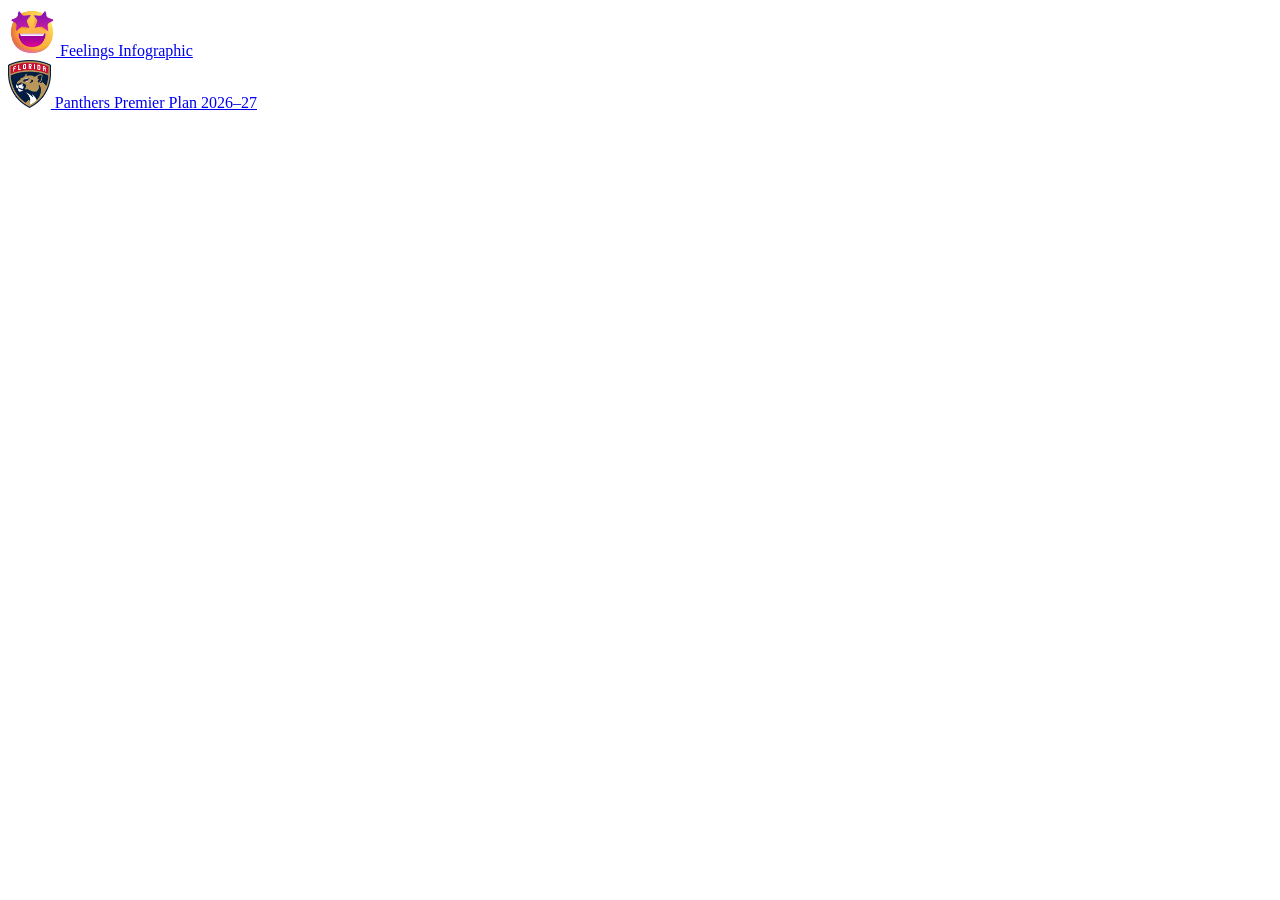
<file: index.html>
<!DOCTYPE html>
<html lang="en">
<head>
    <meta charset="UTF-8">
    <meta name="viewport" content="width=device-width, initial-scale=1.0">
    <link rel="icon" href="/favicon.ico" sizes="any">
    <link rel="icon" type="image/png" href="/favicon-32x32.png">
    <link rel="apple-touch-icon" href="/apple-touch-icon.png">
</head>
<body>
    <a href="feelings_infographic.html">
        <img src="apple-touch-icon.png" alt="" height="48">
        Feelings Infographic
    </a>
    <br>
    <a href="panthers_premier_plan_2026-27_4.html">
        <img src="panthers-logo.png" alt="" height="48">
        Panthers Premier Plan 2026–27
    </a>
</body>
</html>
</file>
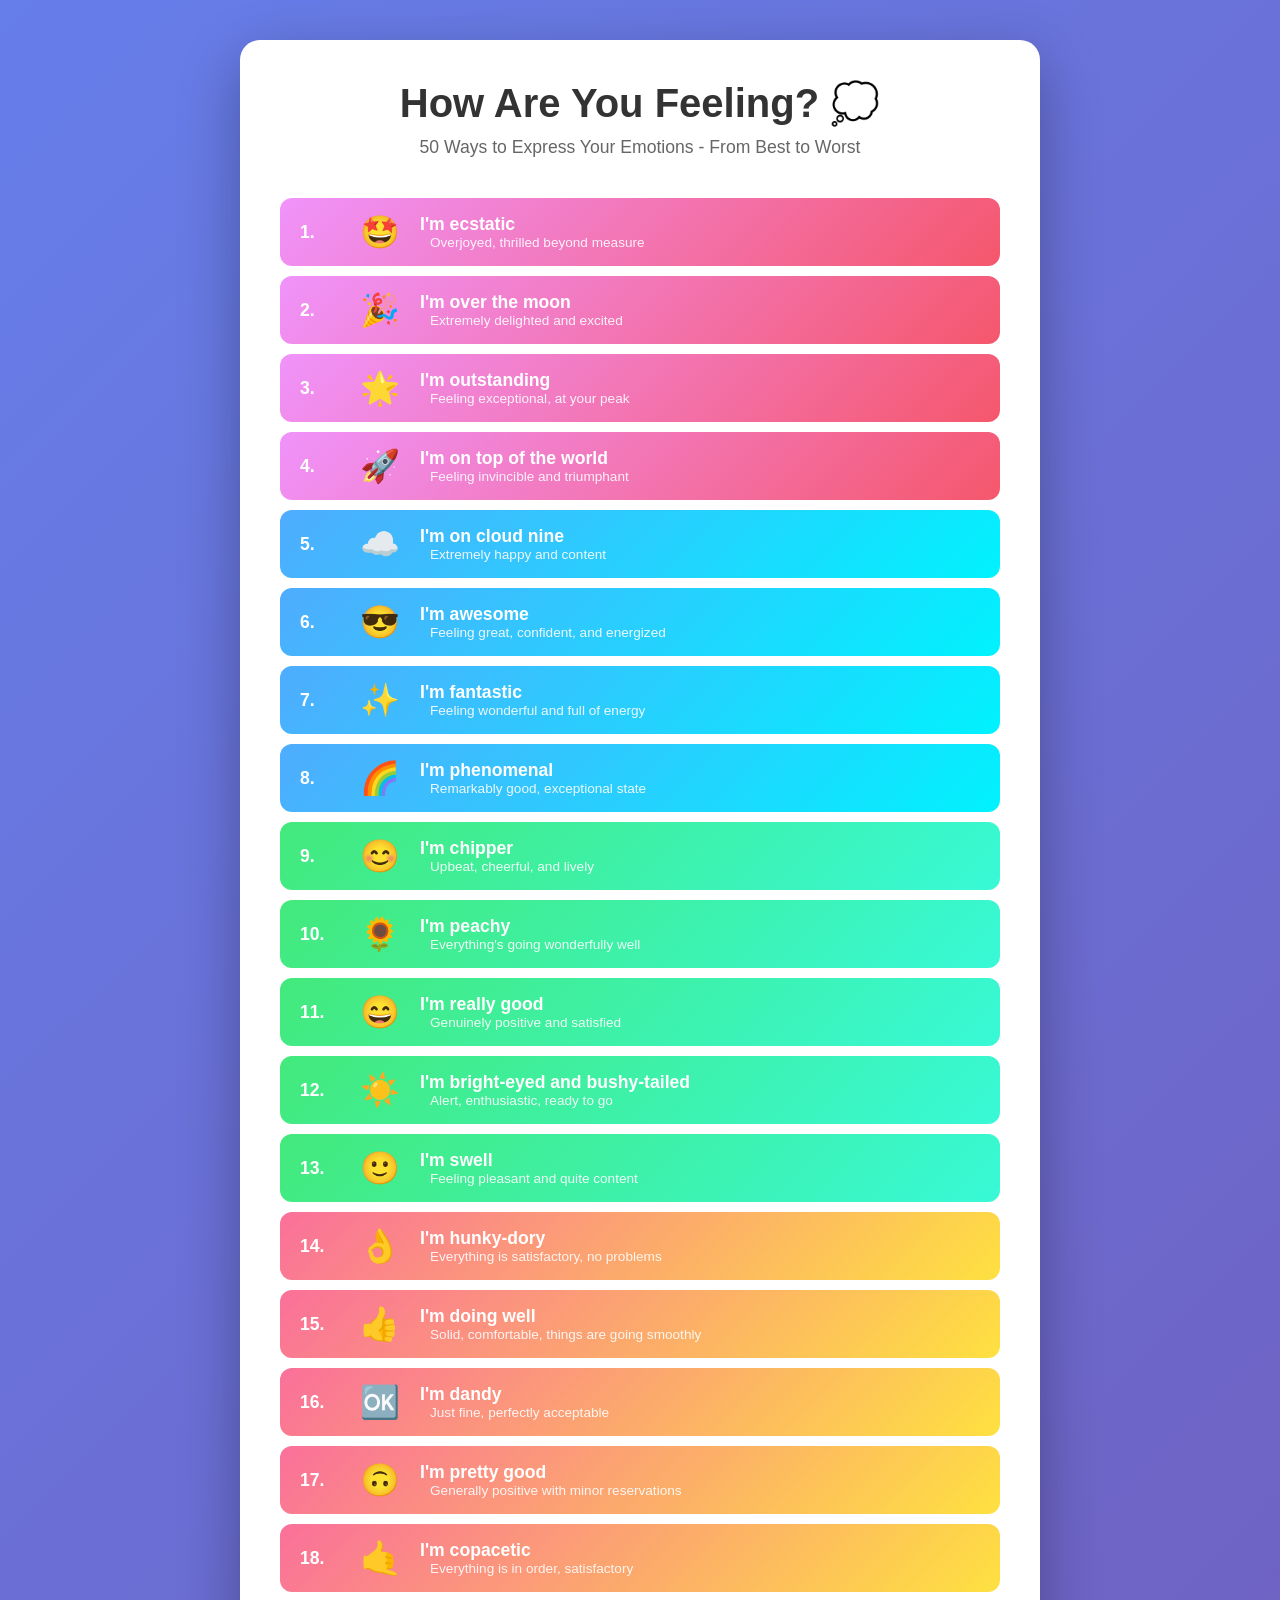
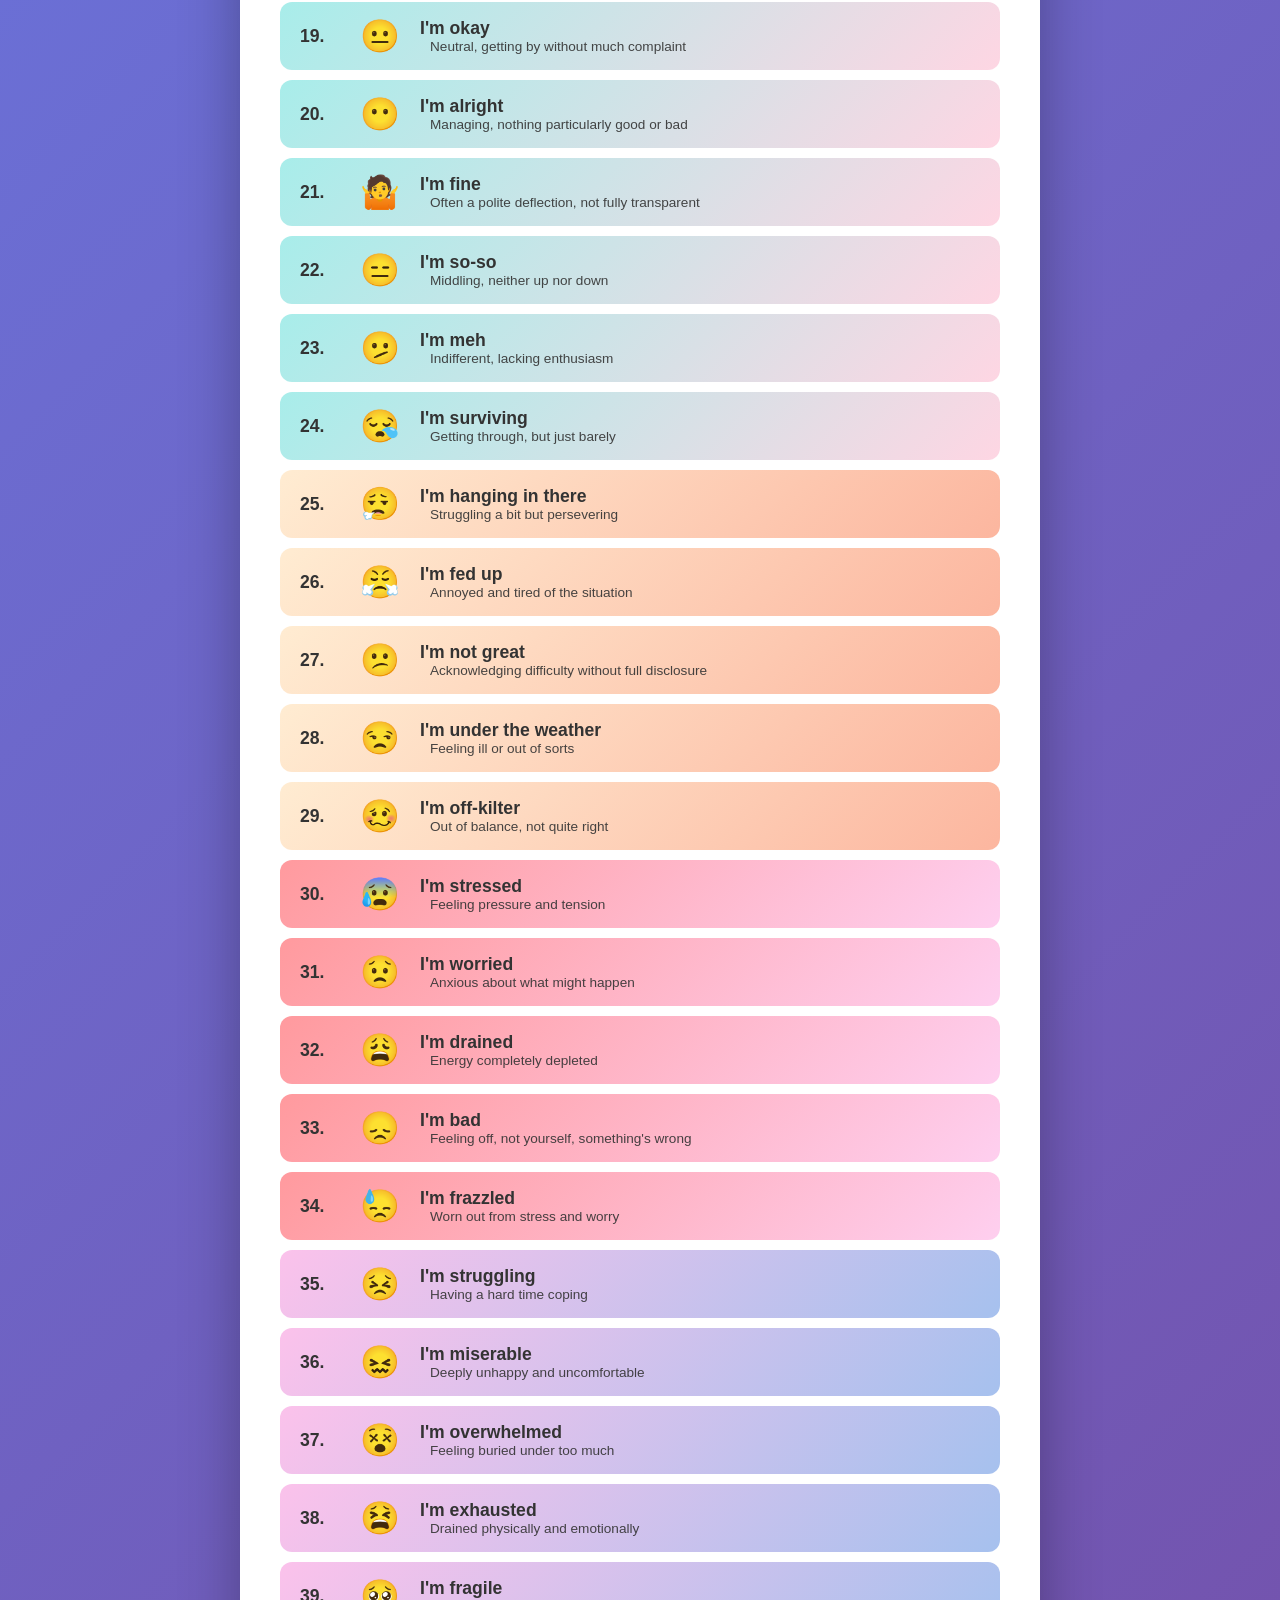
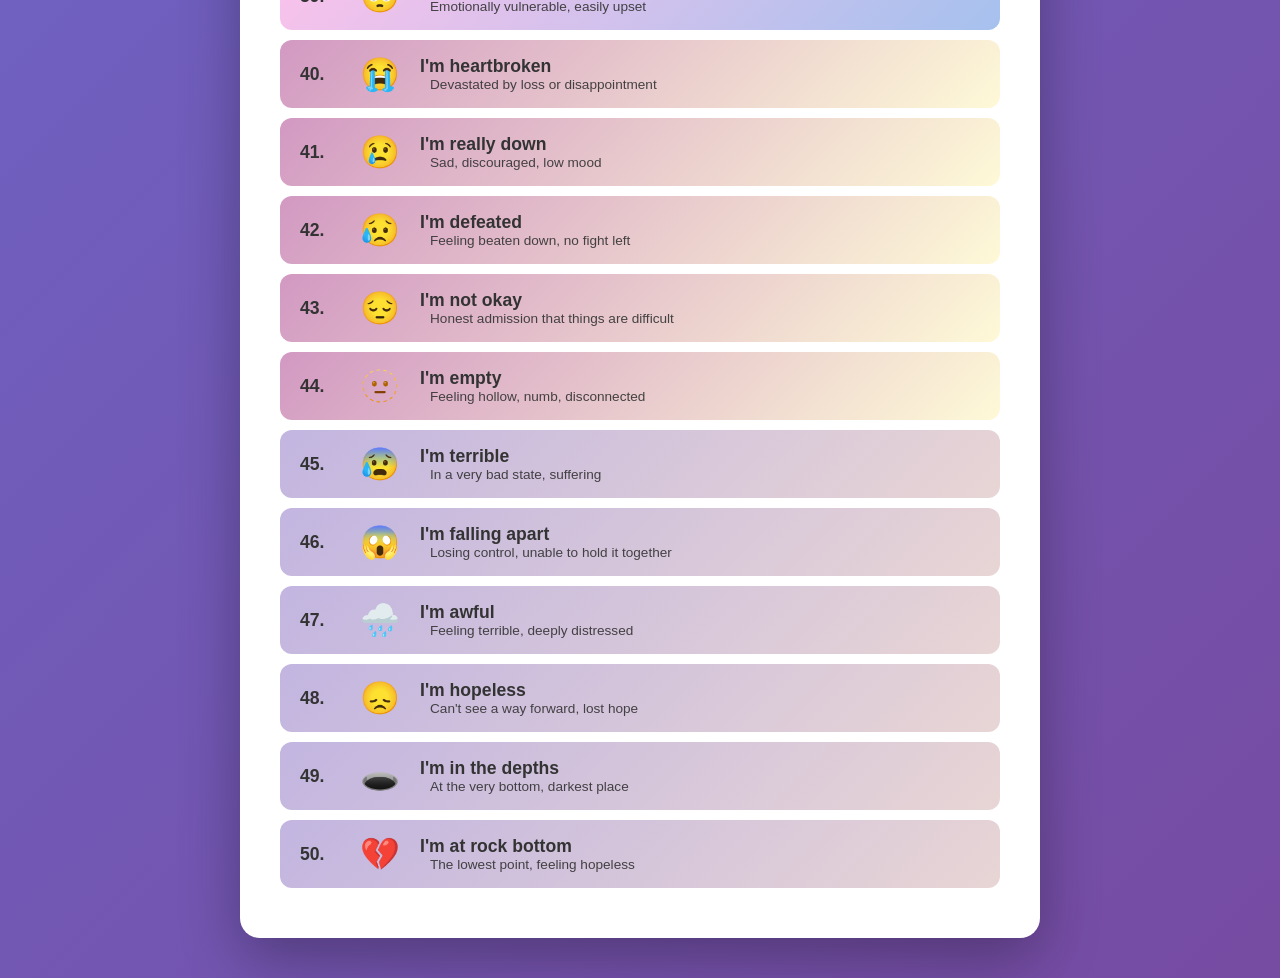
<file: feelings_infographic.html>
<!DOCTYPE html>
<html lang="en">
<head>
    <meta charset="UTF-8">
    <meta name="viewport" content="width=device-width, initial-scale=1.0">
    <link rel="icon" href="/favicon.ico" sizes="any">
    <link rel="icon" type="image/png" href="/favicon-32x32.png">
    <link rel="apple-touch-icon" href="/apple-touch-icon.png">
    <title>How Are You Feeling?</title>
    <style>
        * {
            margin: 0;
            padding: 0;
            box-sizing: border-box;
        }
        
        body {
            font-family: 'Segoe UI', Tahoma, Geneva, Verdana, sans-serif;
            background: linear-gradient(135deg, #667eea 0%, #764ba2 100%);
            padding: 40px 20px;
            min-height: 100vh;
        }
        
        .container {
            max-width: 800px;
            margin: 0 auto;
            background: white;
            border-radius: 20px;
            padding: 40px;
            box-shadow: 0 20px 60px rgba(0,0,0,0.3);
        }
        
        h1 {
            text-align: center;
            color: #333;
            margin-bottom: 10px;
            font-size: 2.5em;
        }
        
        .subtitle {
            text-align: center;
            color: #666;
            margin-bottom: 40px;
            font-size: 1.1em;
        }
        
        .feeling-item {
            display: flex;
            align-items: center;
            padding: 15px 20px;
            margin: 10px 0;
            border-radius: 12px;
            transition: transform 0.2s, box-shadow 0.2s;
        }
        
        .feeling-item:hover {
            transform: translateX(5px);
            box-shadow: 0 4px 12px rgba(0,0,0,0.1);
        }
        
        .best { background: linear-gradient(135deg, #f093fb 0%, #f5576c 100%); color: white; }
        .great { background: linear-gradient(135deg, #4facfe 0%, #00f2fe 100%); color: white; }
        .good { background: linear-gradient(135deg, #43e97b 0%, #38f9d7 100%); color: white; }
        .okay { background: linear-gradient(135deg, #fa709a 0%, #fee140 100%); color: white; }
        .neutral { background: linear-gradient(135deg, #a8edea 0%, #fed6e3 100%); color: #333; }
        .struggling { background: linear-gradient(135deg, #ffecd2 0%, #fcb69f 100%); color: #333; }
        .difficult { background: linear-gradient(135deg, #ff9a9e 0%, #fecfef 100%); color: #333; }
        .bad { background: linear-gradient(135deg, #fbc2eb 0%, #a6c1ee 100%); color: #333; }
        .worst { background: linear-gradient(135deg, #d299c2 0%, #fef9d7 100%); color: #333; }
        .terrible { background: linear-gradient(135deg, #c2b5e0 0%, #e8d5d5 100%); color: #333; }
        
        .emoji {
            font-size: 2em;
            margin-right: 15px;
            min-width: 50px;
            text-align: center;
        }
        
        .number {
            font-weight: bold;
            margin-right: 15px;
            min-width: 40px;
            font-size: 1.1em;
        }
        
        .text {
            flex-grow: 1;
            font-weight: 600;
            font-size: 1.1em;
        }
        
        .description {
            font-size: 0.85em;
            opacity: 0.9;
            font-weight: 400;
            margin-left: 10px;
        }
    </style>
</head>
<body>
    <div class="container">
        <h1>How Are You Feeling? 💭</h1>
        <p class="subtitle">50 Ways to Express Your Emotions - From Best to Worst</p>
        
        <div class="feeling-item best">
            <span class="number">1.</span>
            <span class="emoji">🤩</span>
            <div>
                <span class="text">I'm ecstatic</span>
                <div class="description">Overjoyed, thrilled beyond measure</div>
            </div>
        </div>
        
        <div class="feeling-item best">
            <span class="number">2.</span>
            <span class="emoji">🎉</span>
            <div>
                <span class="text">I'm over the moon</span>
                <div class="description">Extremely delighted and excited</div>
            </div>
        </div>
        
        <div class="feeling-item best">
            <span class="number">3.</span>
            <span class="emoji">🌟</span>
            <div>
                <span class="text">I'm outstanding</span>
                <div class="description">Feeling exceptional, at your peak</div>
            </div>
        </div>
        
        <div class="feeling-item best">
            <span class="number">4.</span>
            <span class="emoji">🚀</span>
            <div>
                <span class="text">I'm on top of the world</span>
                <div class="description">Feeling invincible and triumphant</div>
            </div>
        </div>
        
        <div class="feeling-item great">
            <span class="number">5.</span>
            <span class="emoji">☁️</span>
            <div>
                <span class="text">I'm on cloud nine</span>
                <div class="description">Extremely happy and content</div>
            </div>
        </div>
        
        <div class="feeling-item great">
            <span class="number">6.</span>
            <span class="emoji">😎</span>
            <div>
                <span class="text">I'm awesome</span>
                <div class="description">Feeling great, confident, and energized</div>
            </div>
        </div>
        
        <div class="feeling-item great">
            <span class="number">7.</span>
            <span class="emoji">✨</span>
            <div>
                <span class="text">I'm fantastic</span>
                <div class="description">Feeling wonderful and full of energy</div>
            </div>
        </div>
        
        <div class="feeling-item great">
            <span class="number">8.</span>
            <span class="emoji">🌈</span>
            <div>
                <span class="text">I'm phenomenal</span>
                <div class="description">Remarkably good, exceptional state</div>
            </div>
        </div>
        
        <div class="feeling-item good">
            <span class="number">9.</span>
            <span class="emoji">😊</span>
            <div>
                <span class="text">I'm chipper</span>
                <div class="description">Upbeat, cheerful, and lively</div>
            </div>
        </div>
        
        <div class="feeling-item good">
            <span class="number">10.</span>
            <span class="emoji">🌻</span>
            <div>
                <span class="text">I'm peachy</span>
                <div class="description">Everything's going wonderfully well</div>
            </div>
        </div>
        
        <div class="feeling-item good">
            <span class="number">11.</span>
            <span class="emoji">😄</span>
            <div>
                <span class="text">I'm really good</span>
                <div class="description">Genuinely positive and satisfied</div>
            </div>
        </div>
        
        <div class="feeling-item good">
            <span class="number">12.</span>
            <span class="emoji">☀️</span>
            <div>
                <span class="text">I'm bright-eyed and bushy-tailed</span>
                <div class="description">Alert, enthusiastic, ready to go</div>
            </div>
        </div>
        
        <div class="feeling-item good">
            <span class="number">13.</span>
            <span class="emoji">🙂</span>
            <div>
                <span class="text">I'm swell</span>
                <div class="description">Feeling pleasant and quite content</div>
            </div>
        </div>
        
        <div class="feeling-item okay">
            <span class="number">14.</span>
            <span class="emoji">👌</span>
            <div>
                <span class="text">I'm hunky-dory</span>
                <div class="description">Everything is satisfactory, no problems</div>
            </div>
        </div>
        
        <div class="feeling-item okay">
            <span class="number">15.</span>
            <span class="emoji">👍</span>
            <div>
                <span class="text">I'm doing well</span>
                <div class="description">Solid, comfortable, things are going smoothly</div>
            </div>
        </div>
        
        <div class="feeling-item okay">
            <span class="number">16.</span>
            <span class="emoji">🆗</span>
            <div>
                <span class="text">I'm dandy</span>
                <div class="description">Just fine, perfectly acceptable</div>
            </div>
        </div>
        
        <div class="feeling-item okay">
            <span class="number">17.</span>
            <span class="emoji">🙃</span>
            <div>
                <span class="text">I'm pretty good</span>
                <div class="description">Generally positive with minor reservations</div>
            </div>
        </div>
        
        <div class="feeling-item okay">
            <span class="number">18.</span>
            <span class="emoji">🤙</span>
            <div>
                <span class="text">I'm copacetic</span>
                <div class="description">Everything is in order, satisfactory</div>
            </div>
        </div>
        
        <div class="feeling-item neutral">
            <span class="number">19.</span>
            <span class="emoji">😐</span>
            <div>
                <span class="text">I'm okay</span>
                <div class="description">Neutral, getting by without much complaint</div>
            </div>
        </div>
        
        <div class="feeling-item neutral">
            <span class="number">20.</span>
            <span class="emoji">😶</span>
            <div>
                <span class="text">I'm alright</span>
                <div class="description">Managing, nothing particularly good or bad</div>
            </div>
        </div>
        
        <div class="feeling-item neutral">
            <span class="number">21.</span>
            <span class="emoji">🤷</span>
            <div>
                <span class="text">I'm fine</span>
                <div class="description">Often a polite deflection, not fully transparent</div>
            </div>
        </div>
        
        <div class="feeling-item neutral">
            <span class="number">22.</span>
            <span class="emoji">😑</span>
            <div>
                <span class="text">I'm so-so</span>
                <div class="description">Middling, neither up nor down</div>
            </div>
        </div>
        
        <div class="feeling-item neutral">
            <span class="number">23.</span>
            <span class="emoji">🫤</span>
            <div>
                <span class="text">I'm meh</span>
                <div class="description">Indifferent, lacking enthusiasm</div>
            </div>
        </div>
        
        <div class="feeling-item neutral">
            <span class="number">24.</span>
            <span class="emoji">😪</span>
            <div>
                <span class="text">I'm surviving</span>
                <div class="description">Getting through, but just barely</div>
            </div>
        </div>
        
        <div class="feeling-item struggling">
            <span class="number">25.</span>
            <span class="emoji">😮‍💨</span>
            <div>
                <span class="text">I'm hanging in there</span>
                <div class="description">Struggling a bit but persevering</div>
            </div>
        </div>
        
        <div class="feeling-item struggling">
            <span class="number">26.</span>
            <span class="emoji">😤</span>
            <div>
                <span class="text">I'm fed up</span>
                <div class="description">Annoyed and tired of the situation</div>
            </div>
        </div>
        
        <div class="feeling-item struggling">
            <span class="number">27.</span>
            <span class="emoji">😕</span>
            <div>
                <span class="text">I'm not great</span>
                <div class="description">Acknowledging difficulty without full disclosure</div>
            </div>
        </div>
        
        <div class="feeling-item struggling">
            <span class="number">28.</span>
            <span class="emoji">😒</span>
            <div>
                <span class="text">I'm under the weather</span>
                <div class="description">Feeling ill or out of sorts</div>
            </div>
        </div>
        
        <div class="feeling-item struggling">
            <span class="number">29.</span>
            <span class="emoji">🥴</span>
            <div>
                <span class="text">I'm off-kilter</span>
                <div class="description">Out of balance, not quite right</div>
            </div>
        </div>
        
        <div class="feeling-item difficult">
            <span class="number">30.</span>
            <span class="emoji">😰</span>
            <div>
                <span class="text">I'm stressed</span>
                <div class="description">Feeling pressure and tension</div>
            </div>
        </div>
        
        <div class="feeling-item difficult">
            <span class="number">31.</span>
            <span class="emoji">😟</span>
            <div>
                <span class="text">I'm worried</span>
                <div class="description">Anxious about what might happen</div>
            </div>
        </div>
        
        <div class="feeling-item difficult">
            <span class="number">32.</span>
            <span class="emoji">😩</span>
            <div>
                <span class="text">I'm drained</span>
                <div class="description">Energy completely depleted</div>
            </div>
        </div>
        
        <div class="feeling-item difficult">
            <span class="number">33.</span>
            <span class="emoji">😞</span>
            <div>
                <span class="text">I'm bad</span>
                <div class="description">Feeling off, not yourself, something's wrong</div>
            </div>
        </div>
        
        <div class="feeling-item difficult">
            <span class="number">34.</span>
            <span class="emoji">😓</span>
            <div>
                <span class="text">I'm frazzled</span>
                <div class="description">Worn out from stress and worry</div>
            </div>
        </div>
        
        <div class="feeling-item bad">
            <span class="number">35.</span>
            <span class="emoji">😣</span>
            <div>
                <span class="text">I'm struggling</span>
                <div class="description">Having a hard time coping</div>
            </div>
        </div>
        
        <div class="feeling-item bad">
            <span class="number">36.</span>
            <span class="emoji">😖</span>
            <div>
                <span class="text">I'm miserable</span>
                <div class="description">Deeply unhappy and uncomfortable</div>
            </div>
        </div>
        
        <div class="feeling-item bad">
            <span class="number">37.</span>
            <span class="emoji">😵</span>
            <div>
                <span class="text">I'm overwhelmed</span>
                <div class="description">Feeling buried under too much</div>
            </div>
        </div>
        
        <div class="feeling-item bad">
            <span class="number">38.</span>
            <span class="emoji">😫</span>
            <div>
                <span class="text">I'm exhausted</span>
                <div class="description">Drained physically and emotionally</div>
            </div>
        </div>
        
        <div class="feeling-item bad">
            <span class="number">39.</span>
            <span class="emoji">🥺</span>
            <div>
                <span class="text">I'm fragile</span>
                <div class="description">Emotionally vulnerable, easily upset</div>
            </div>
        </div>
        
        <div class="feeling-item worst">
            <span class="number">40.</span>
            <span class="emoji">😭</span>
            <div>
                <span class="text">I'm heartbroken</span>
                <div class="description">Devastated by loss or disappointment</div>
            </div>
        </div>
        
        <div class="feeling-item worst">
            <span class="number">41.</span>
            <span class="emoji">😢</span>
            <div>
                <span class="text">I'm really down</span>
                <div class="description">Sad, discouraged, low mood</div>
            </div>
        </div>
        
        <div class="feeling-item worst">
            <span class="number">42.</span>
            <span class="emoji">😥</span>
            <div>
                <span class="text">I'm defeated</span>
                <div class="description">Feeling beaten down, no fight left</div>
            </div>
        </div>
        
        <div class="feeling-item worst">
            <span class="number">43.</span>
            <span class="emoji">😔</span>
            <div>
                <span class="text">I'm not okay</span>
                <div class="description">Honest admission that things are difficult</div>
            </div>
        </div>
        
        <div class="feeling-item worst">
            <span class="number">44.</span>
            <span class="emoji">🫥</span>
            <div>
                <span class="text">I'm empty</span>
                <div class="description">Feeling hollow, numb, disconnected</div>
            </div>
        </div>
        
        <div class="feeling-item terrible">
            <span class="number">45.</span>
            <span class="emoji">😰</span>
            <div>
                <span class="text">I'm terrible</span>
                <div class="description">In a very bad state, suffering</div>
            </div>
        </div>
        
        <div class="feeling-item terrible">
            <span class="number">46.</span>
            <span class="emoji">😱</span>
            <div>
                <span class="text">I'm falling apart</span>
                <div class="description">Losing control, unable to hold it together</div>
            </div>
        </div>
        
        <div class="feeling-item terrible">
            <span class="number">47.</span>
            <span class="emoji">🌧️</span>
            <div>
                <span class="text">I'm awful</span>
                <div class="description">Feeling terrible, deeply distressed</div>
            </div>
        </div>
        
        <div class="feeling-item terrible">
            <span class="number">48.</span>
            <span class="emoji">😞</span>
            <div>
                <span class="text">I'm hopeless</span>
                <div class="description">Can't see a way forward, lost hope</div>
            </div>
        </div>
        
        <div class="feeling-item terrible">
            <span class="number">49.</span>
            <span class="emoji">🕳️</span>
            <div>
                <span class="text">I'm in the depths</span>
                <div class="description">At the very bottom, darkest place</div>
            </div>
        </div>
        
        <div class="feeling-item terrible">
            <span class="number">50.</span>
            <span class="emoji">💔</span>
            <div>
                <span class="text">I'm at rock bottom</span>
                <div class="description">The lowest point, feeling hopeless</div>
            </div>
        </div>
    </div>
</body>
</html>
</file>
